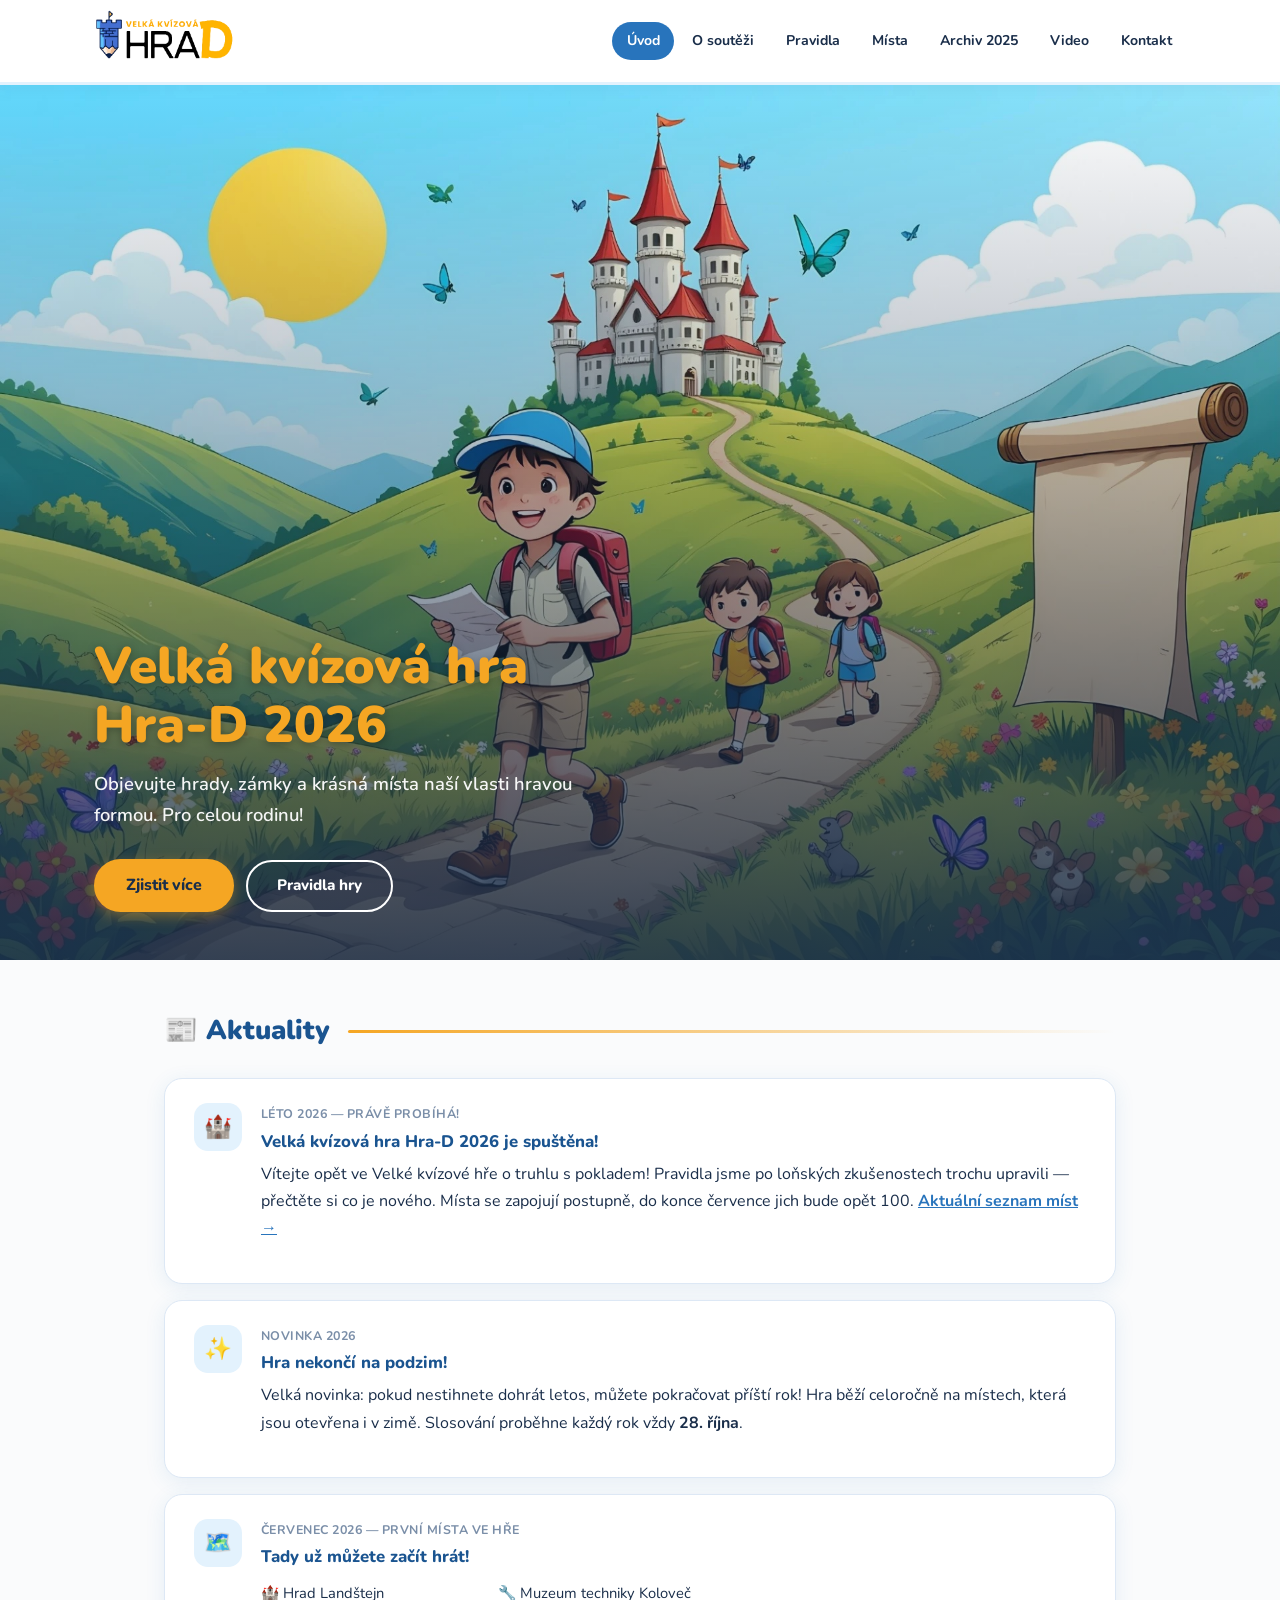
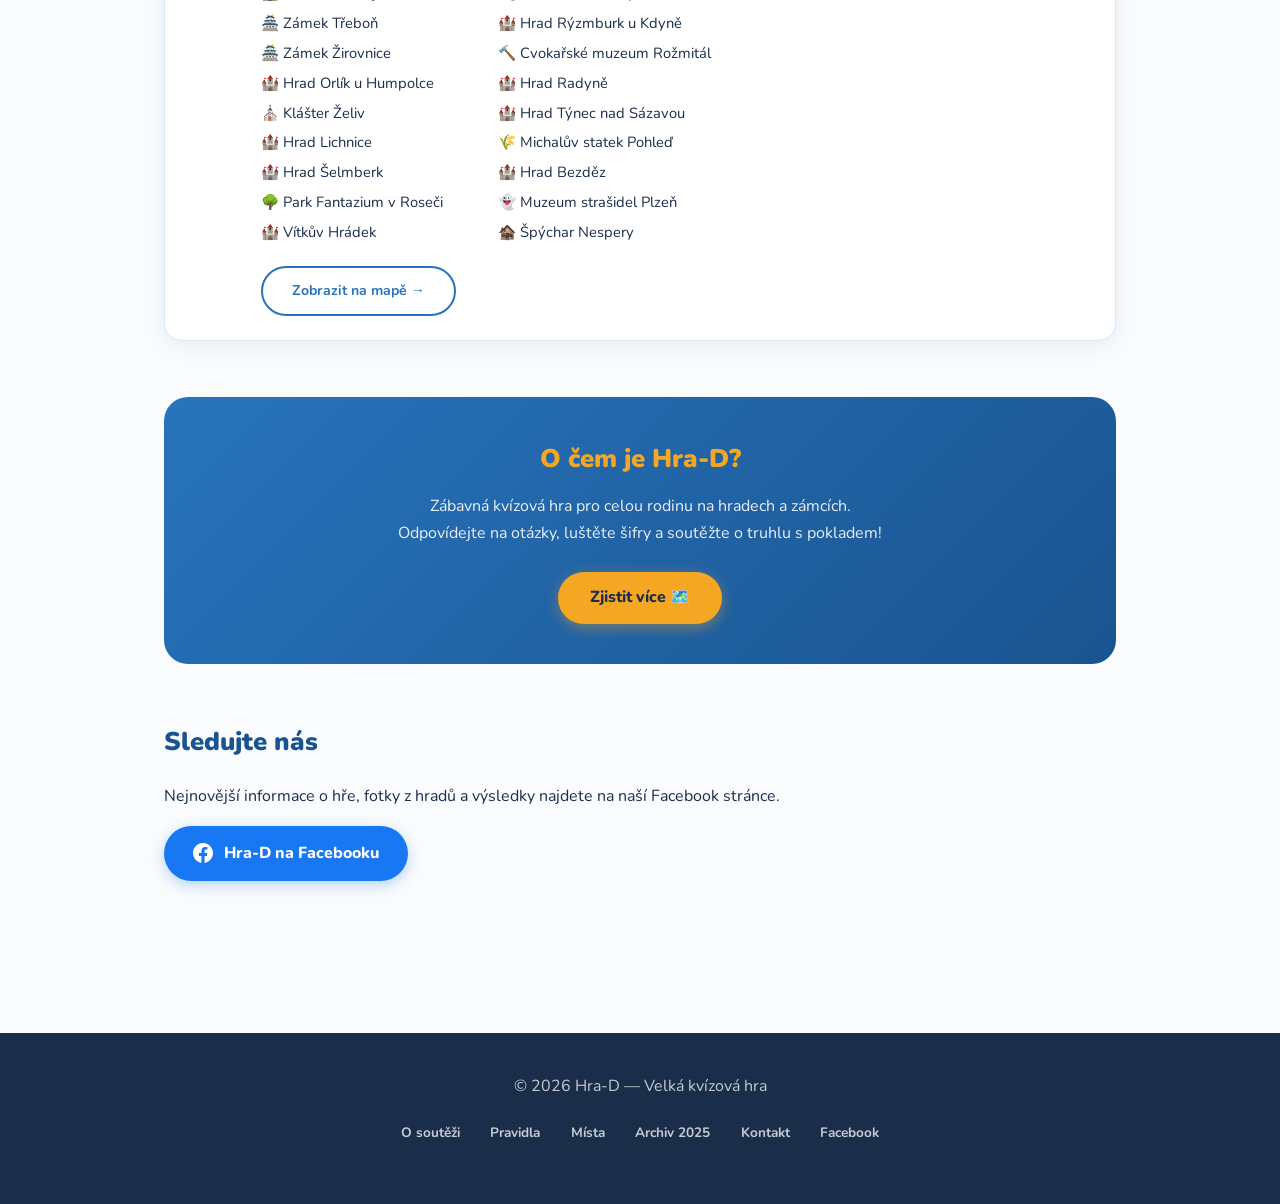
<file: index.html>
<!DOCTYPE html>
<html lang="cs">
<head>
  <meta charset="UTF-8">
  <meta name="viewport" content="width=device-width, initial-scale=1.0">
  <title>Hra-D – Velká kvízová hra</title>
  <meta name="description" content="Hra-D je zábavná kvízová hra pro návštěvníky hradů, zámků a dalších zajímavých míst. Objevujte historii hravou formou!">
  <link rel="stylesheet" href="style.css">
</head>
<body>

<header>
  <div class="header-inner">
    <a href="index.html"><img src="logo.webp" alt="Hra-D logo" class="logo-img"></a>
    <nav>
      <a href="index.html" class="active">Úvod</a>
      <a href="o-soutezi.html">O soutěži</a>
      <a href="pravidla.html">Pravidla</a>
      <a href="mista.html">Místa</a>
      <a href="archiv.html">Archiv 2025</a>
      <a href="videa.html">Video</a>
      <a href="kontakt.html">Kontakt</a>
    </nav>
  </div>
</header>

<div class="hero">
  <img src="hero.jpg" alt="Děti objevují hrady" class="hero-img">
  <div class="hero-overlay"></div>
  <div class="hero-content">
    <h1>Velká kvízová hra<br>Hra-D 2026</h1>
    <p>Objevujte hrady, zámky a krásná místa naší vlasti hravou formou. Pro celou rodinu!</p>
    <a href="o-soutezi.html" class="btn">Zjistit více</a>
    &nbsp;
    <a href="pravidla.html" class="btn-outline" style="color:white; border-color:white;">Pravidla hry</a>
  </div>
</div>

<main>

  <section>
    <h2 class="section-title">📰 Aktuality</h2>
    <div class="aktuality-list">

      <div class="aktualita">
        <div class="aktualita-icon">🏰</div>
        <div class="aktualita-body">
          <div class="datum">Léto 2026 — právě probíhá!</div>
          <h3>Velká kvízová hra Hra-D 2026 je spuštěna!</h3>
          <p>Vítejte opět ve Velké kvízové hře o truhlu s pokladem! Pravidla jsme po loňských zkušenostech trochu upravili — přečtěte si co je nového. Místa se zapojují postupně, do konce července jich bude opět 100. <a href="mista.html">Aktuální seznam míst →</a></p>
        </div>
      </div>

      <div class="aktualita">
        <div class="aktualita-icon">✨</div>
        <div class="aktualita-body">
          <div class="datum">Novinka 2026</div>
          <h3>Hra nekončí na podzim!</h3>
          <p>Velká novinka: pokud nestihnete dohrát letos, můžete pokračovat příští rok! Hra běží celoročně na místech, která jsou otevřena i v zimě. Slosování proběhne každý rok vždy <strong>28. října</strong>.</p>
        </div>
      </div>

      <div class="aktualita">
        <div class="aktualita-icon">🗺️</div>
        <div class="aktualita-body">
          <div class="datum">Červenec 2026 — první místa ve hře</div>
          <h3>Tady už můžete začít hrát!</h3>
          <ul style="columns:2; column-gap:1.5rem; list-style:none; margin:0.6rem 0 1rem; padding:0; font-size:0.92rem;">
            <li style="margin-bottom:0.3rem;">🏰 Hrad Landštejn</li>
            <li style="margin-bottom:0.3rem;">🏯 Zámek Třeboň</li>
            <li style="margin-bottom:0.3rem;">🏯 Zámek Žirovnice</li>
            <li style="margin-bottom:0.3rem;">🏰 Hrad Orlík u Humpolce</li>
            <li style="margin-bottom:0.3rem;">⛪ Klášter Želiv</li>
            <li style="margin-bottom:0.3rem;">🏰 Hrad Lichnice</li>
            <li style="margin-bottom:0.3rem;">🏰 Hrad Šelmberk</li>
            <li style="margin-bottom:0.3rem;">🌳 Park Fantazium v Roseči</li>
            <li style="margin-bottom:0.3rem;">🏰 Vítkův Hrádek</li>
            <li style="margin-bottom:0.3rem;">🔧 Muzeum techniky Koloveč</li>
            <li style="margin-bottom:0.3rem;">🏰 Hrad Rýzmburk u Kdyně</li>
            <li style="margin-bottom:0.3rem;">🔨 Cvokařské muzeum Rožmitál</li>
            <li style="margin-bottom:0.3rem;">🏰 Hrad Radyně</li>
            <li style="margin-bottom:0.3rem;">🏰 Hrad Týnec nad Sázavou</li>
            <li style="margin-bottom:0.3rem;">🌾 Michalův statek Pohleď</li>
            <li style="margin-bottom:0.3rem;">🏰 Hrad Bezděz</li>
            <li style="margin-bottom:0.3rem;">👻 Muzeum strašidel Plzeň</li>
            <li style="margin-bottom:0.3rem;">🏚️ Špýchar Nespery</li>
          </ul>
          <a href="mista.html" class="btn-outline" style="font-size:0.88rem;">Zobrazit na mapě →</a>
        </div>
      </div>


    </div>
  </section>

  <section>
    <div class="highlight-strip">
      <h2>O čem je Hra-D?</h2>
      <p>Zábavná kvízová hra pro celou rodinu na hradech a zámcích. Odpovídejte na otázky, luštěte šifry a soutěžte o truhlu s pokladem!</p>
      <a href="o-soutezi.html" class="btn">Zjistit více 🗺️</a>
    </div>
  </section>

  <section>
    <h2>Sledujte nás</h2>
    <p>Nejnovější informace o hře, fotky z hradů a výsledky najdete na naší Facebook stránce.</p>
    <a href="https://www.facebook.com/profile.php?id=61576056328959" target="_blank" class="fb-btn">
      <svg width="20" height="20" fill="white" viewBox="0 0 24 24"><path d="M24 12.073c0-6.627-5.373-12-12-12s-12 5.373-12 12c0 5.99 4.388 10.954 10.125 11.854v-8.385H7.078v-3.47h3.047V9.43c0-3.007 1.792-4.669 4.533-4.669 1.312 0 2.686.235 2.686.235v2.953H15.83c-1.491 0-1.956.925-1.956 1.874v2.25h3.328l-.532 3.47h-2.796v8.385C19.612 23.027 24 18.062 24 12.073z"/></svg>
      Hra-D na Facebooku
    </a>
  </section>

</main>

<footer>
  <div class="footer-inner">
    <p>&copy; 2026 Hra-D — Velká kvízová hra</p>
    <div class="footer-links">
      <a href="o-soutezi.html">O soutěži</a>
      <a href="pravidla.html">Pravidla</a>
      <a href="mista.html">Místa</a>
      <a href="archiv.html">Archiv 2025</a>
      <a href="kontakt.html">Kontakt</a>
      <a href="https://www.facebook.com/profile.php?id=61576056328959" target="_blank">Facebook</a>
    </div>
  </div>
</footer>

</body>
</html>
</file>
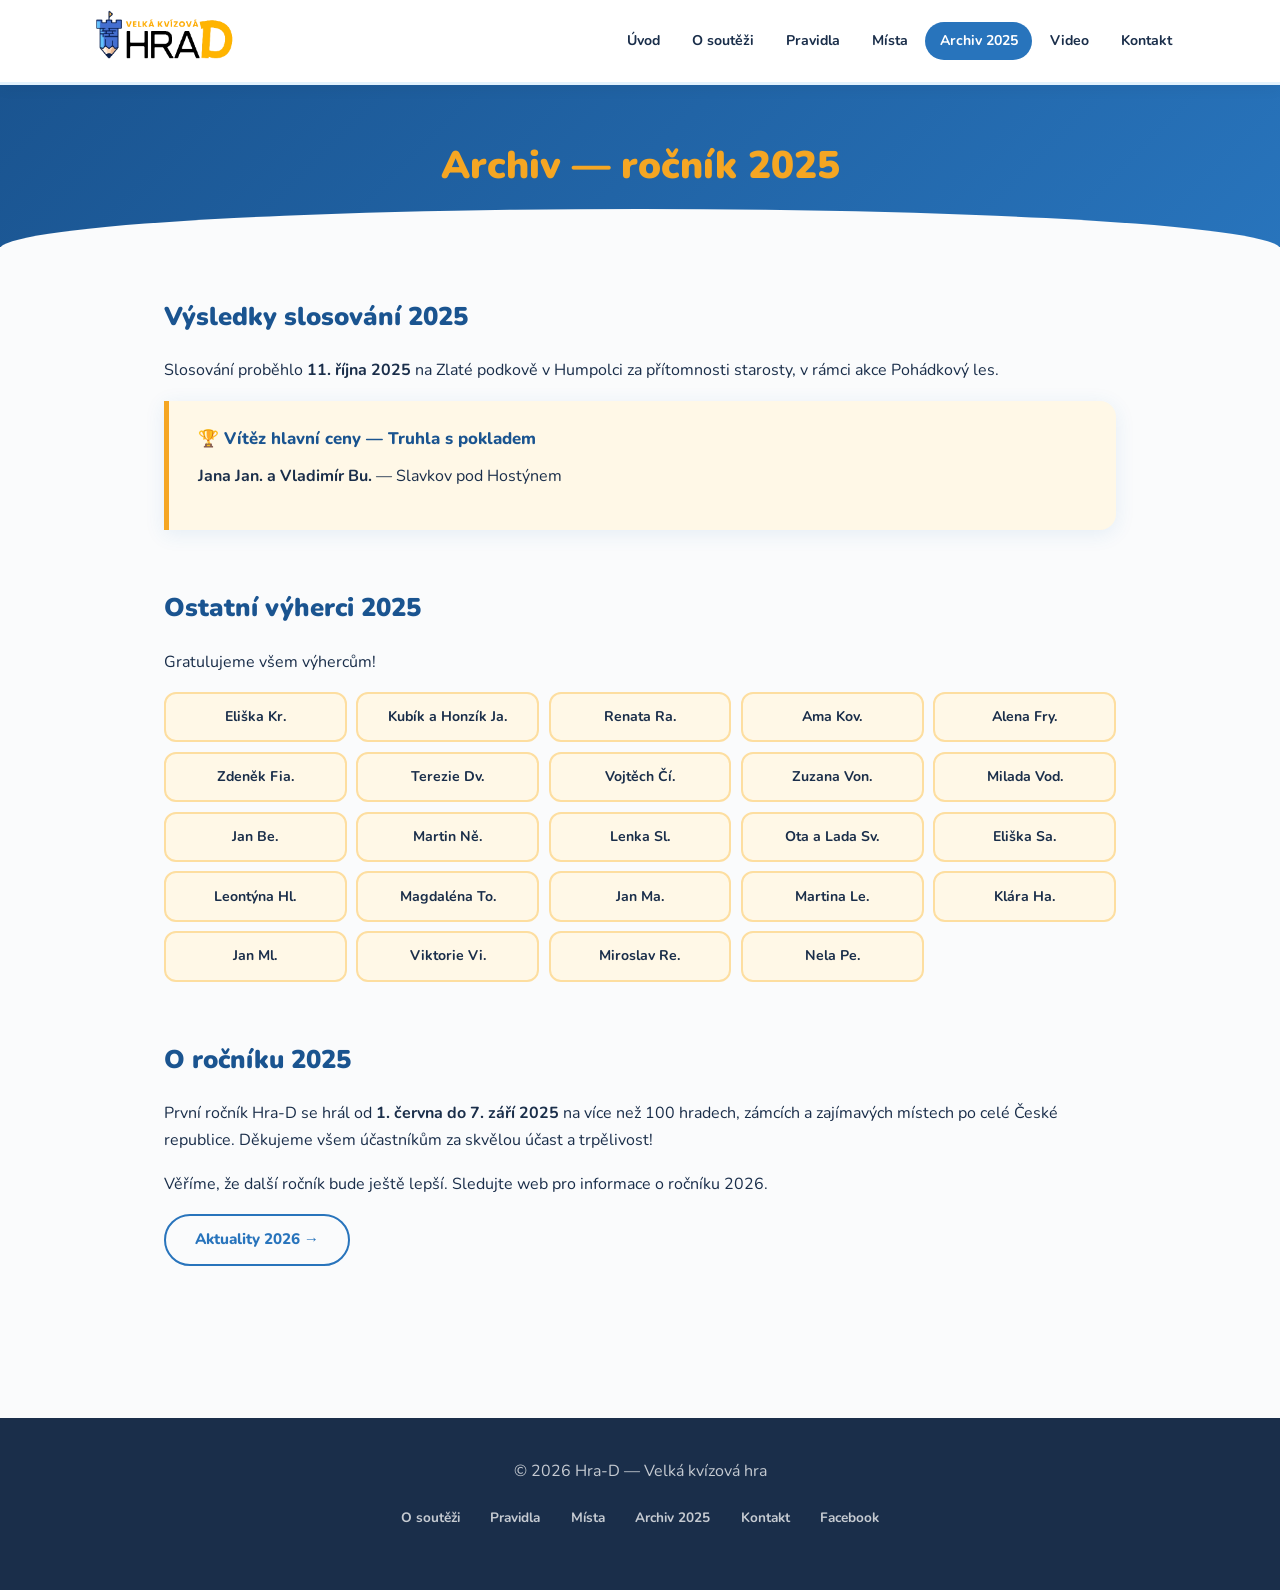
<file: archiv.html>
<!DOCTYPE html>
<html lang="cs">
<head>
  <meta charset="UTF-8">
  <meta name="viewport" content="width=device-width, initial-scale=1.0">
  <title>Archiv 2025 – Hra-D</title>
  <link rel="stylesheet" href="style.css">
</head>
<body>

<header>
  <div class="header-inner">
    <a href="index.html"><img src="logo.webp" alt="Hra-D logo" class="logo-img"></a>
    <nav>
      <a href="index.html">Úvod</a>
      <a href="o-soutezi.html">O soutěži</a>
      <a href="pravidla.html">Pravidla</a>
      <a href="mista.html">Místa</a>
      <a href="archiv.html" class="active">Archiv 2025</a>
      <a href="videa.html">Video</a>
      <a href="kontakt.html">Kontakt</a>
    </nav>
  </div>
</header>

<div class="page-hero">
  <h1>Archiv — ročník 2025</h1>
</div>

<main>

  <section>
    <h2>Výsledky slosování 2025</h2>
    <p>Slosování proběhlo <strong>11. října 2025</strong> na Zlaté podkově v Humpolci za přítomnosti starosty, v rámci akce Pohádkový les.</p>

    <div class="info-box" style="border-color: var(--yellow); background: var(--yellow-light);">
      <h3>🏆 Vítěz hlavní ceny — Truhla s pokladem</h3>
      <p><strong>Jana Jan. a Vladimír Bu.</strong> — Slavkov pod Hostýnem</p>
    </div>
  </section>

  <section>
    <h2>Ostatní výherci 2025</h2>
    <p>Gratulujeme všem výhercům!</p>
    <div class="winners-grid">
      <div class="winner-item">Eliška Kr.</div>
      <div class="winner-item">Kubík a Honzík Ja.</div>
      <div class="winner-item">Renata Ra.</div>
      <div class="winner-item">Ama Kov.</div>
      <div class="winner-item">Alena Fry.</div>
      <div class="winner-item">Zdeněk Fia.</div>
      <div class="winner-item">Terezie Dv.</div>
      <div class="winner-item">Vojtěch Čí.</div>
      <div class="winner-item">Zuzana Von.</div>
      <div class="winner-item">Milada Vod.</div>
      <div class="winner-item">Jan Be.</div>
      <div class="winner-item">Martin Ně.</div>
      <div class="winner-item">Lenka Sl.</div>
      <div class="winner-item">Ota a Lada Sv.</div>
      <div class="winner-item">Eliška Sa.</div>
      <div class="winner-item">Leontýna Hl.</div>
      <div class="winner-item">Magdaléna To.</div>
      <div class="winner-item">Jan Ma.</div>
      <div class="winner-item">Martina Le.</div>
      <div class="winner-item">Klára Ha.</div>
      <div class="winner-item">Jan Ml.</div>
      <div class="winner-item">Viktorie Vi.</div>
      <div class="winner-item">Miroslav Re.</div>
      <div class="winner-item">Nela Pe.</div>
    </div>
  </section>

  <section>
    <h2>O ročníku 2025</h2>
    <p>První ročník Hra-D se hrál od <strong>1. června do 7. září 2025</strong> na více než 100 hradech, zámcích a zajímavých místech po celé České republice. Děkujeme všem účastníkům za skvělou účast a trpělivost!</p>
    <p>Věříme, že další ročník bude ještě lepší. Sledujte web pro informace o ročníku 2026.</p>
    <a href="index.html" class="btn-outline">Aktuality 2026 →</a>
  </section>

</main>

<footer>
  <div class="footer-inner">
    <p>&copy; 2026 Hra-D — Velká kvízová hra</p>
    <div class="footer-links">
      <a href="o-soutezi.html">O soutěži</a>
      <a href="pravidla.html">Pravidla</a>
      <a href="mista.html">Místa</a>
      <a href="archiv.html">Archiv 2025</a>
      <a href="kontakt.html">Kontakt</a>
      <a href="https://www.facebook.com/profile.php?id=61576056328959" target="_blank">Facebook</a>
    </div>
  </div>
</footer>

</body>
</html>
</file>
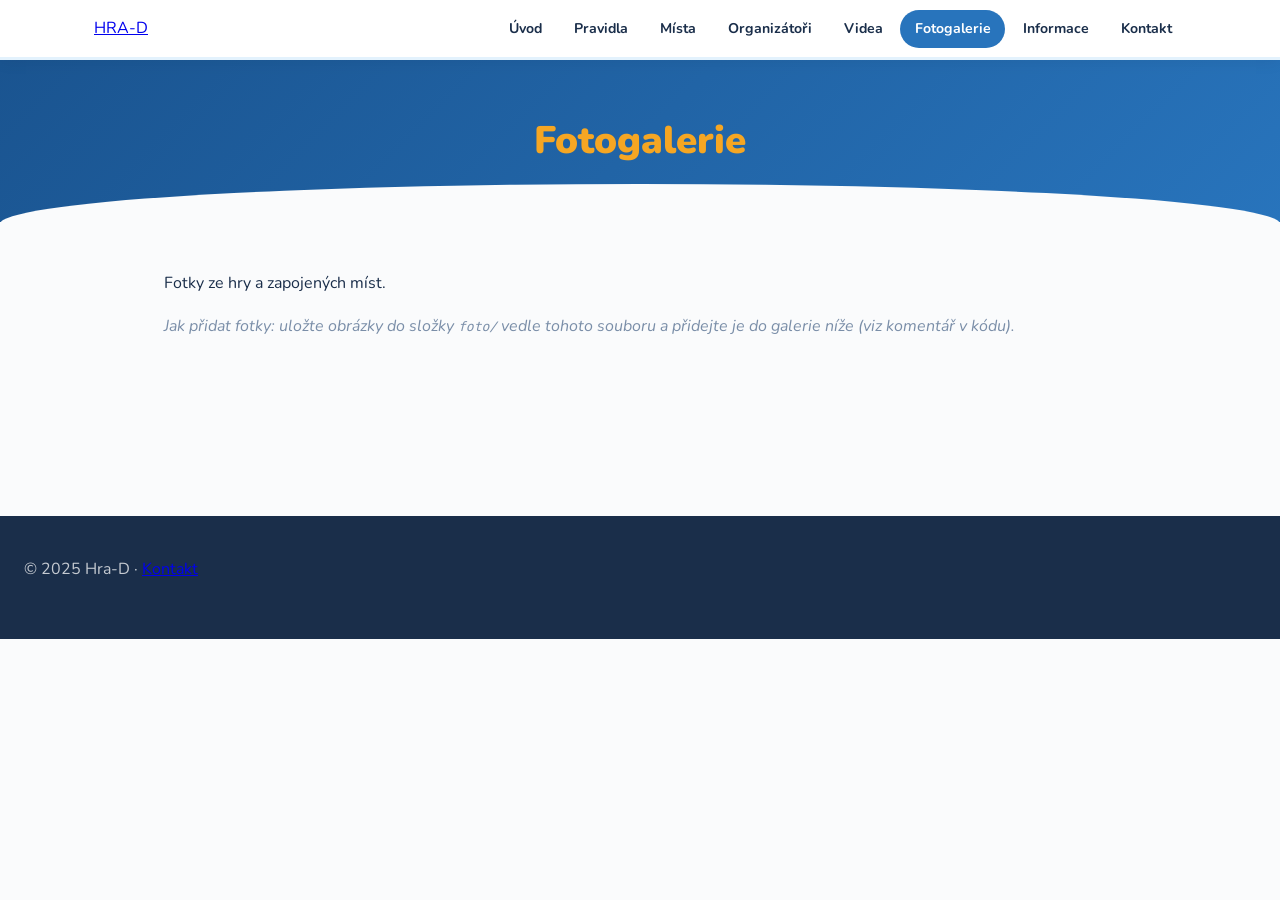
<file: fotogalerie.html>
<!DOCTYPE html>
<html lang="cs">
<head>
  <meta charset="UTF-8">
  <meta name="viewport" content="width=device-width, initial-scale=1.0">
  <title>Fotogalerie – Hra-D</title>
  <link rel="stylesheet" href="style.css">
  <style>
    .gallery {
      display: grid;
      grid-template-columns: repeat(auto-fill, minmax(220px, 1fr));
      gap: 1rem;
      margin-top: 1.5rem;
    }
    .gallery img {
      width: 100%;
      height: 180px;
      object-fit: cover;
      border-radius: 8px;
      box-shadow: 0 2px 8px rgba(0,0,0,0.15);
      transition: transform 0.2s;
      cursor: pointer;
    }
    .gallery img:hover { transform: scale(1.03); }
  </style>
</head>
<body>

<header>
  <div class="header-inner">
    <a class="logo" href="index.html">HRA-D</a>
    <nav>
      <a href="index.html">Úvod</a>
      <a href="pravidla.html">Pravidla</a>
      <a href="mista.html">Místa</a>
      <a href="organizatori.html">Organizátoři</a>
      <a href="videa.html">Videa</a>
      <a href="fotogalerie.html" class="active">Fotogalerie</a>
      <a href="informace.html">Informace</a>
      <a href="kontakt.html">Kontakt</a>
    </nav>
  </div>
</header>

<div class="page-hero">
  <h1>Fotogalerie</h1>
</div>

<main>
  <section>
    <p>Fotky ze hry a zapojených míst.</p>
    <p style="color:var(--grey); font-style:italic;">Jak přidat fotky: uložte obrázky do složky <code>foto/</code> vedle tohoto souboru a přidejte je do galerie níže (viz komentář v kódu).</p>

    <div class="gallery">
      <!-- PŘÍKLAD: Přidejte fotky takto:
      <img src="foto/foto1.jpg" alt="Popis fotky">
      <img src="foto/foto2.jpg" alt="Popis fotky">
      -->
    </div>
  </section>
</main>

<footer>
  <p>&copy; 2025 Hra-D · <a href="kontakt.html">Kontakt</a></p>
</footer>

</body>
</html>
</file>
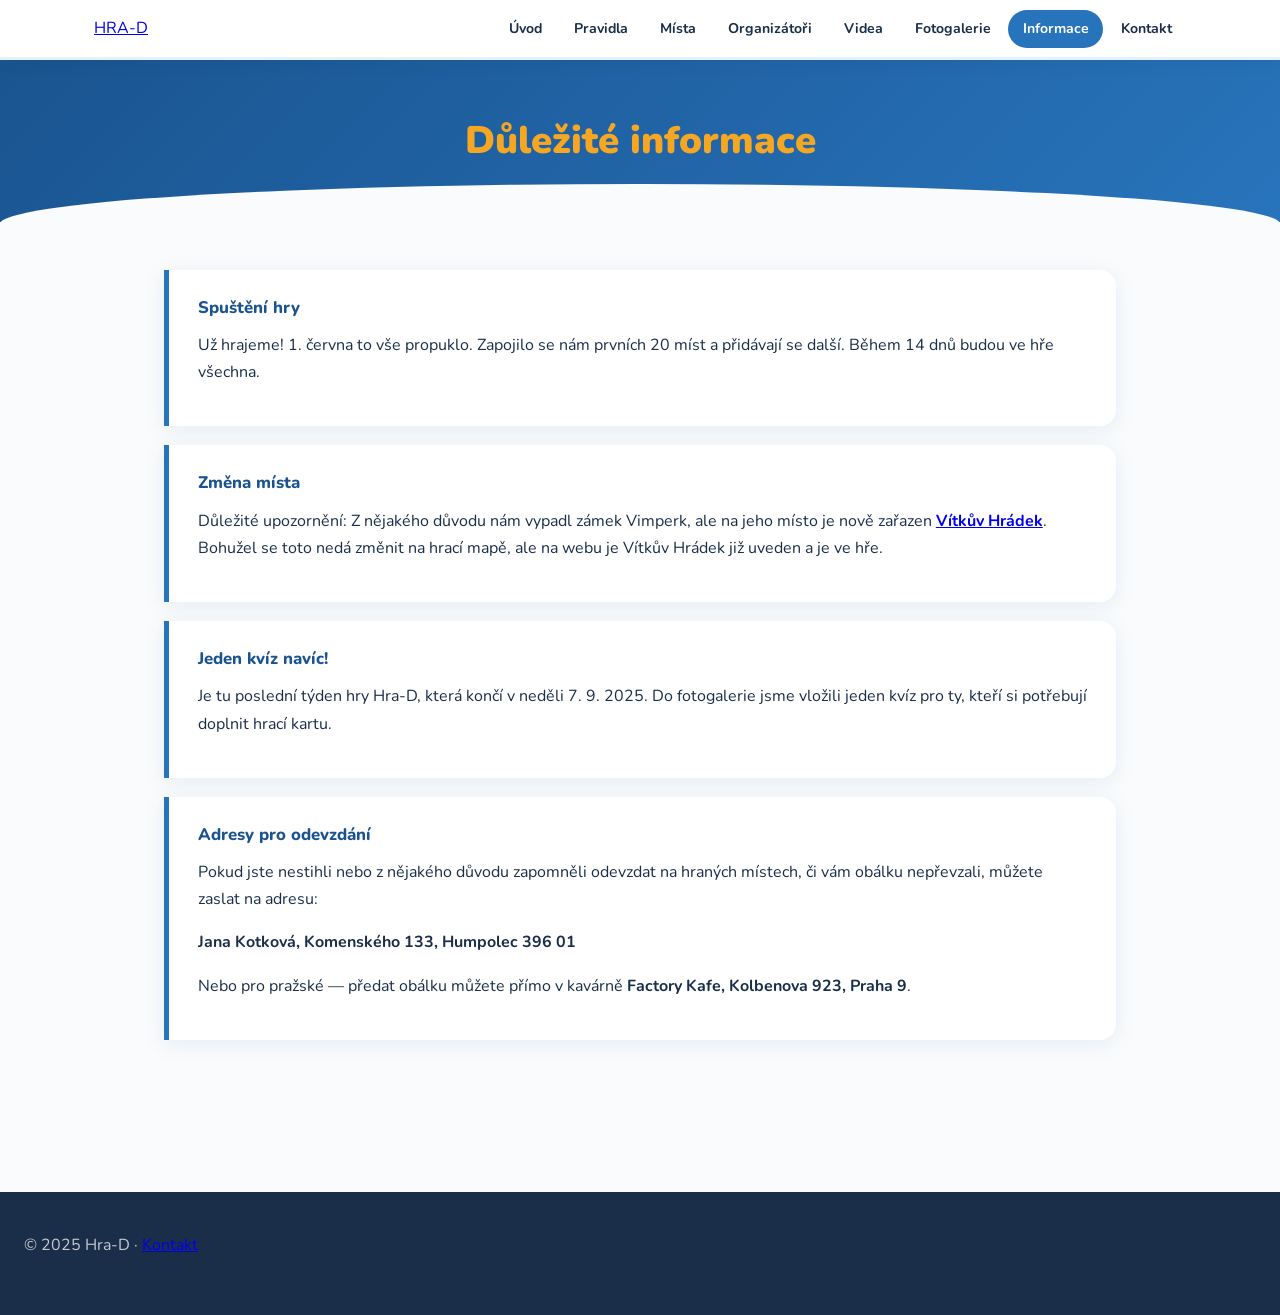
<file: informace.html>
<!DOCTYPE html>
<html lang="cs">
<head>
  <meta charset="UTF-8">
  <meta name="viewport" content="width=device-width, initial-scale=1.0">
  <title>Důležité informace – Hra-D</title>
  <link rel="stylesheet" href="style.css">
</head>
<body>

<header>
  <div class="header-inner">
    <a class="logo" href="index.html">HRA-D</a>
    <nav>
      <a href="index.html">Úvod</a>
      <a href="pravidla.html">Pravidla</a>
      <a href="mista.html">Místa</a>
      <a href="organizatori.html">Organizátoři</a>
      <a href="videa.html">Videa</a>
      <a href="fotogalerie.html">Fotogalerie</a>
      <a href="informace.html" class="active">Informace</a>
      <a href="kontakt.html">Kontakt</a>
    </nav>
  </div>
</header>

<div class="page-hero">
  <h1>Důležité informace</h1>
</div>

<main>
  <section>
    <div class="info-box">
      <h3>Spuštění hry</h3>
      <p>Už hrajeme! 1. června to vše propuklo. Zapojilo se nám prvních 20 míst a přidávají se další. Během 14 dnů budou ve hře všechna.</p>
    </div>

    <div class="info-box">
      <h3>Změna místa</h3>
      <p>Důležité upozornění: Z nějakého důvodu nám vypadl zámek Vimperk, ale na jeho místo je nově zařazen <strong><a href="https://www.vitkuvhradek.eu/" target="_blank">Vítkův Hrádek</a></strong>. Bohužel se toto nedá změnit na hrací mapě, ale na webu je Vítkův Hrádek již uveden a je ve hře.</p>
    </div>

    <div class="info-box">
      <h3>Jeden kvíz navíc!</h3>
      <p>Je tu poslední týden hry Hra-D, která končí v neděli 7. 9. 2025. Do fotogalerie jsme vložili jeden kvíz pro ty, kteří si potřebují doplnit hrací kartu.</p>
    </div>

    <div class="info-box">
      <h3>Adresy pro odevzdání</h3>
      <p>Pokud jste nestihli nebo z nějakého důvodu zapomněli odevzdat na hraných místech, či vám obálku nepřevzali, můžete zaslat na adresu:</p>
      <p><strong>Jana Kotková, Komenského 133, Humpolec 396 01</strong></p>
      <p>Nebo pro pražské — předat obálku můžete přímo v kavárně <strong>Factory Kafe, Kolbenova 923, Praha 9</strong>.</p>
    </div>
  </section>
</main>

<footer>
  <p>&copy; 2025 Hra-D · <a href="kontakt.html">Kontakt</a></p>
</footer>

</body>
</html>
</file>
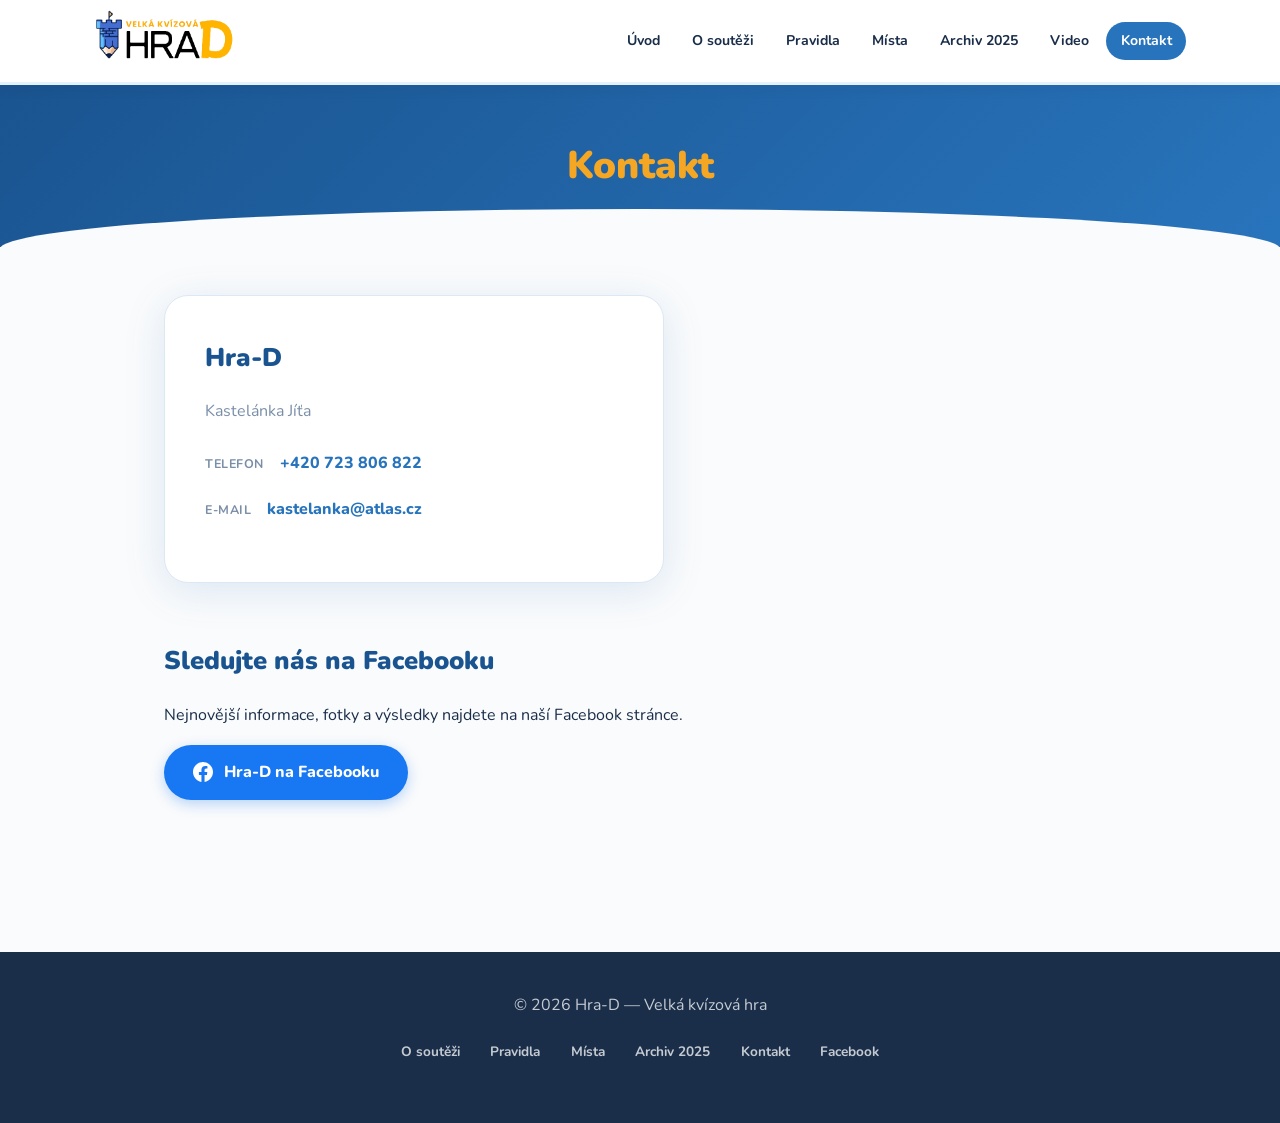
<file: kontakt.html>
<!DOCTYPE html>
<html lang="cs">
<head>
  <meta charset="UTF-8">
  <meta name="viewport" content="width=device-width, initial-scale=1.0">
  <title>Kontakt – Hra-D</title>
  <link rel="stylesheet" href="style.css">
</head>
<body>

<header>
  <div class="header-inner">
    <a href="index.html"><img src="logo.webp" alt="Hra-D logo" class="logo-img"></a>
    <nav>
      <a href="index.html">Úvod</a>
      <a href="o-soutezi.html">O soutěži</a>
      <a href="pravidla.html">Pravidla</a>
      <a href="mista.html">Místa</a>
      <a href="archiv.html">Archiv 2025</a>
      <a href="videa.html">Video</a>
      <a href="kontakt.html" class="active">Kontakt</a>
    </nav>
  </div>
</header>

<div class="page-hero">
  <h1>Kontakt</h1>
</div>

<main>
  <section>
    <div class="contact-card">
      <h2>Hra-D</h2>
      <p style="color:var(--grey); margin-bottom:1.5rem;">Kastelánka Jíťa</p>

      <div class="contact-row">
        <span class="contact-label">Telefon</span>
        <span class="contact-value"><a href="tel:+420723806822">+420 723 806 822</a></span>
      </div>

      <div class="contact-row">
        <span class="contact-label">E-mail</span>
        <span class="contact-value"><a href="mailto:kastelanka@atlas.cz">kastelanka@atlas.cz</a></span>
      </div>
    </div>
  </section>

  <section>
    <h2>Sledujte nás na Facebooku</h2>
    <p>Nejnovější informace, fotky a výsledky najdete na naší Facebook stránce.</p>
    <a href="https://www.facebook.com/profile.php?id=61576056328959" target="_blank" class="fb-btn">
      <svg width="20" height="20" fill="white" viewBox="0 0 24 24"><path d="M24 12.073c0-6.627-5.373-12-12-12s-12 5.373-12 12c0 5.99 4.388 10.954 10.125 11.854v-8.385H7.078v-3.47h3.047V9.43c0-3.007 1.792-4.669 4.533-4.669 1.312 0 2.686.235 2.686.235v2.953H15.83c-1.491 0-1.956.925-1.956 1.874v2.25h3.328l-.532 3.47h-2.796v8.385C19.612 23.027 24 18.062 24 12.073z"/></svg>
      Hra-D na Facebooku
    </a>
  </section>
</main>

<footer>
  <div class="footer-inner">
    <p>&copy; 2026 Hra-D — Velká kvízová hra</p>
    <div class="footer-links">
      <a href="o-soutezi.html">O soutěži</a>
      <a href="pravidla.html">Pravidla</a>
      <a href="mista.html">Místa</a>
      <a href="archiv.html">Archiv 2025</a>
      <a href="kontakt.html">Kontakt</a>
      <a href="https://www.facebook.com/profile.php?id=61576056328959" target="_blank">Facebook</a>
    </div>
  </div>
</footer>

</body>
</html>
</file>
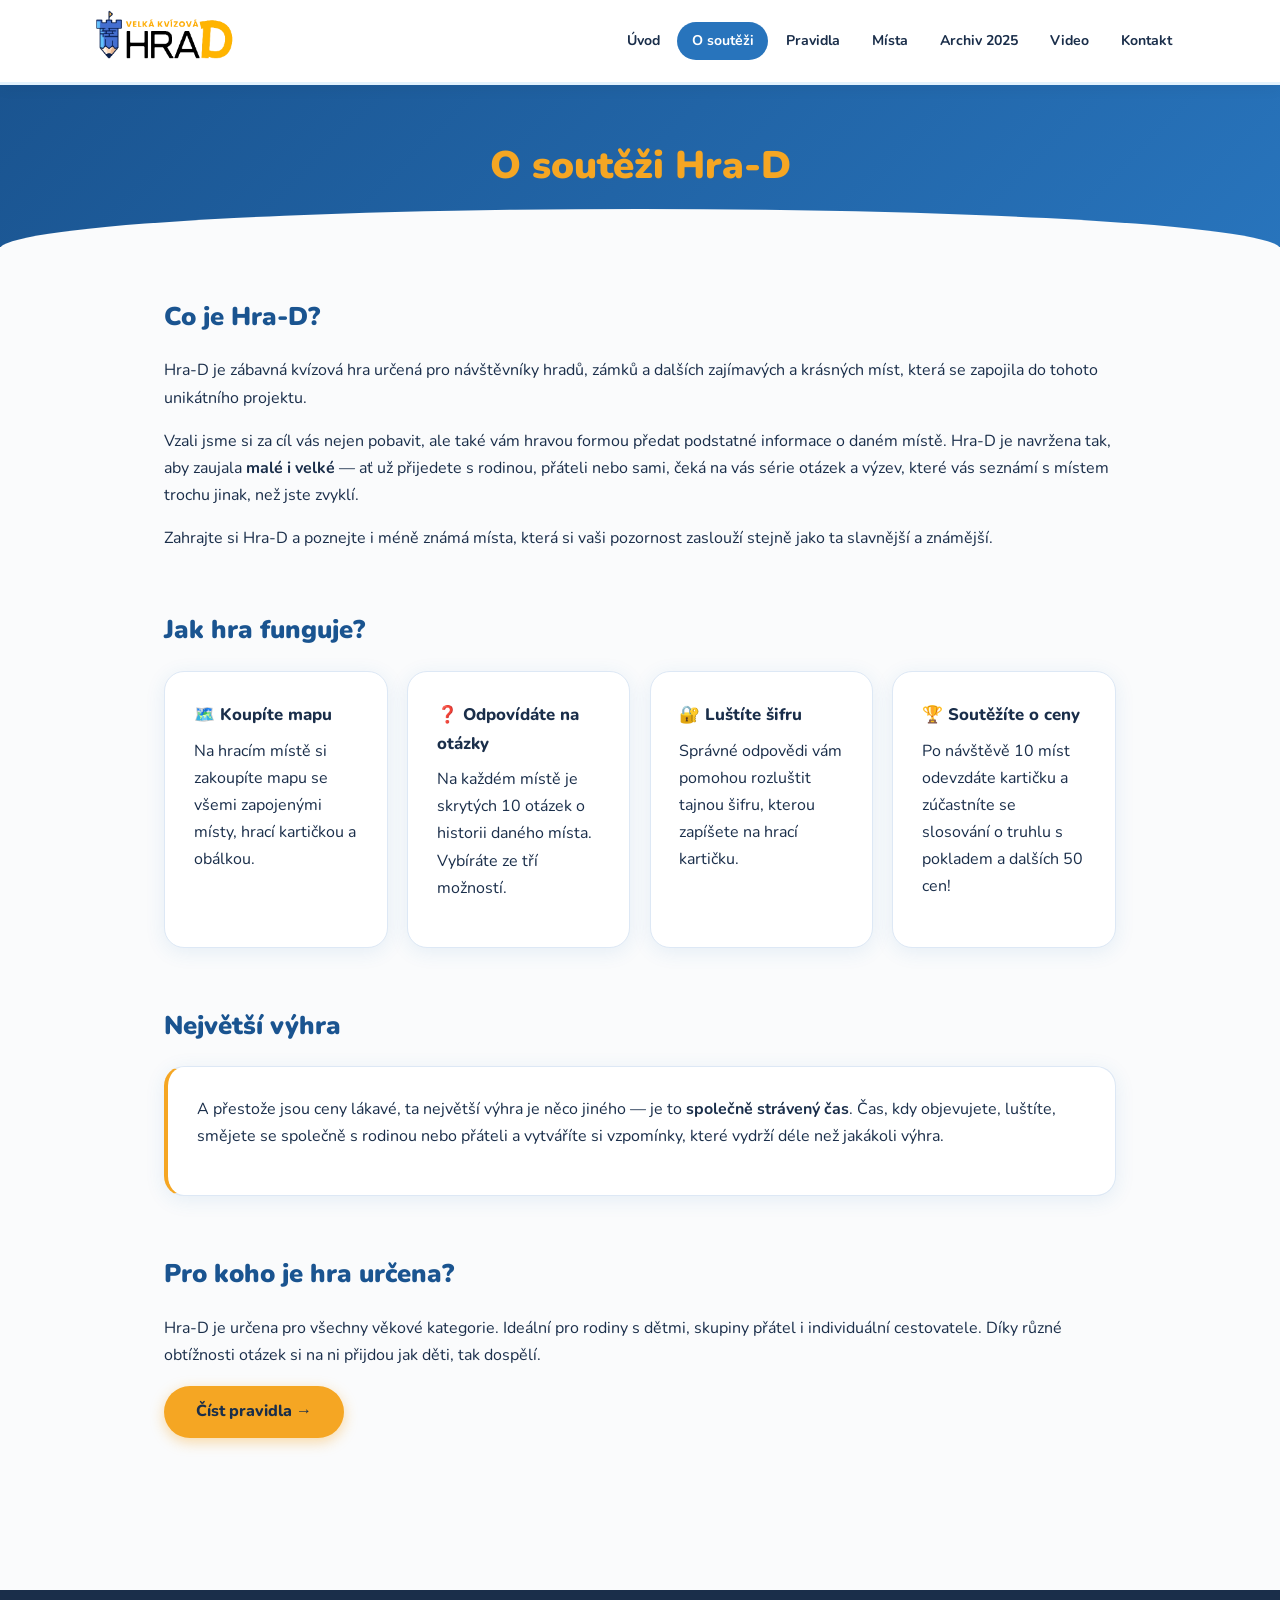
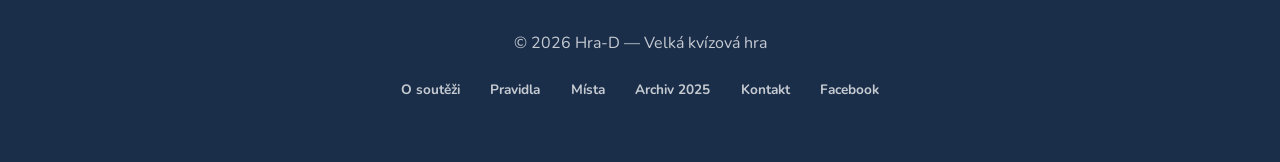
<file: o-soutezi.html>
<!DOCTYPE html>
<html lang="cs">
<head>
  <meta charset="UTF-8">
  <meta name="viewport" content="width=device-width, initial-scale=1.0">
  <title>O soutěži – Hra-D</title>
  <meta name="description" content="Co je Hra-D? Velká letní kvízová hra pro rodiny na hradech a zámcích České republiky.">
  <link rel="stylesheet" href="style.css">
</head>
<body>

<header>
  <div class="header-inner">
    <a href="index.html"><img src="logo.webp" alt="Hra-D logo" class="logo-img"></a>
    <nav>
      <a href="index.html">Úvod</a>
      <a href="o-soutezi.html" class="active">O soutěži</a>
      <a href="pravidla.html">Pravidla</a>
      <a href="mista.html">Místa</a>
      <a href="archiv.html">Archiv 2025</a>
      <a href="videa.html">Video</a>
      <a href="kontakt.html">Kontakt</a>
    </nav>
  </div>
</header>

<div class="page-hero">
  <h1>O soutěži Hra-D</h1>
</div>

<main>

  <section>
    <h2>Co je Hra-D?</h2>
    <p>Hra-D je zábavná kvízová hra určená pro návštěvníky hradů, zámků a dalších zajímavých a krásných míst, která se zapojila do tohoto unikátního projektu.</p>
    <p>Vzali jsme si za cíl vás nejen pobavit, ale také vám hravou formou předat podstatné informace o daném místě. Hra-D je navržena tak, aby zaujala <strong>malé i velké</strong> — ať už přijedete s rodinou, přáteli nebo sami, čeká na vás série otázek a výzev, které vás seznámí s místem trochu jinak, než jste zvyklí.</p>
    <p>Zahrajte si Hra-D a poznejte i méně známá místa, která si vaši pozornost zaslouží stejně jako ta slavnější a známější.</p>
  </section>

  <section>
    <h2>Jak hra funguje?</h2>
    <div class="card-grid">
      <div class="card">
        <h3>🗺️ Koupíte mapu</h3>
        <p>Na hracím místě si zakoupíte mapu se všemi zapojenými místy, hrací kartičkou a obálkou.</p>
      </div>
      <div class="card">
        <h3>❓ Odpovídáte na otázky</h3>
        <p>Na každém místě je skrytých 10 otázek o historii daného místa. Vybíráte ze tří možností.</p>
      </div>
      <div class="card">
        <h3>🔐 Luštíte šifru</h3>
        <p>Správné odpovědi vám pomohou rozluštit tajnou šifru, kterou zapíšete na hrací kartičku.</p>
      </div>
      <div class="card">
        <h3>🏆 Soutěžíte o ceny</h3>
        <p>Po návštěvě 10 míst odevzdáte kartičku a zúčastníte se slosování o truhlu s pokladem a dalších 50 cen!</p>
      </div>
    </div>
  </section>

  <section>
    <h2>Největší výhra</h2>
    <div class="card" style="border-left: 4px solid var(--yellow);">
      <p>A přestože jsou ceny lákavé, ta největší výhra je něco jiného — je to <strong>společně strávený čas</strong>. Čas, kdy objevujete, luštíte, smějete se společně s rodinou nebo přáteli a vytváříte si vzpomínky, které vydrží déle než jakákoli výhra.</p>
    </div>
  </section>

  <section>
    <h2>Pro koho je hra určena?</h2>
    <p>Hra-D je určena pro všechny věkové kategorie. Ideální pro rodiny s dětmi, skupiny přátel i individuální cestovatele. Díky různé obtížnosti otázek si na ni přijdou jak děti, tak dospělí.</p>
    <a href="pravidla.html" class="btn">Číst pravidla →</a>
  </section>

</main>

<footer>
  <div class="footer-inner">
    <p>&copy; 2026 Hra-D — Velká kvízová hra</p>
    <div class="footer-links">
      <a href="o-soutezi.html">O soutěži</a>
      <a href="pravidla.html">Pravidla</a>
      <a href="mista.html">Místa</a>
      <a href="archiv.html">Archiv 2025</a>
      <a href="kontakt.html">Kontakt</a>
      <a href="https://www.facebook.com/profile.php?id=61576056328959" target="_blank">Facebook</a>
    </div>
  </div>
</footer>

</body>
</html>
</file>
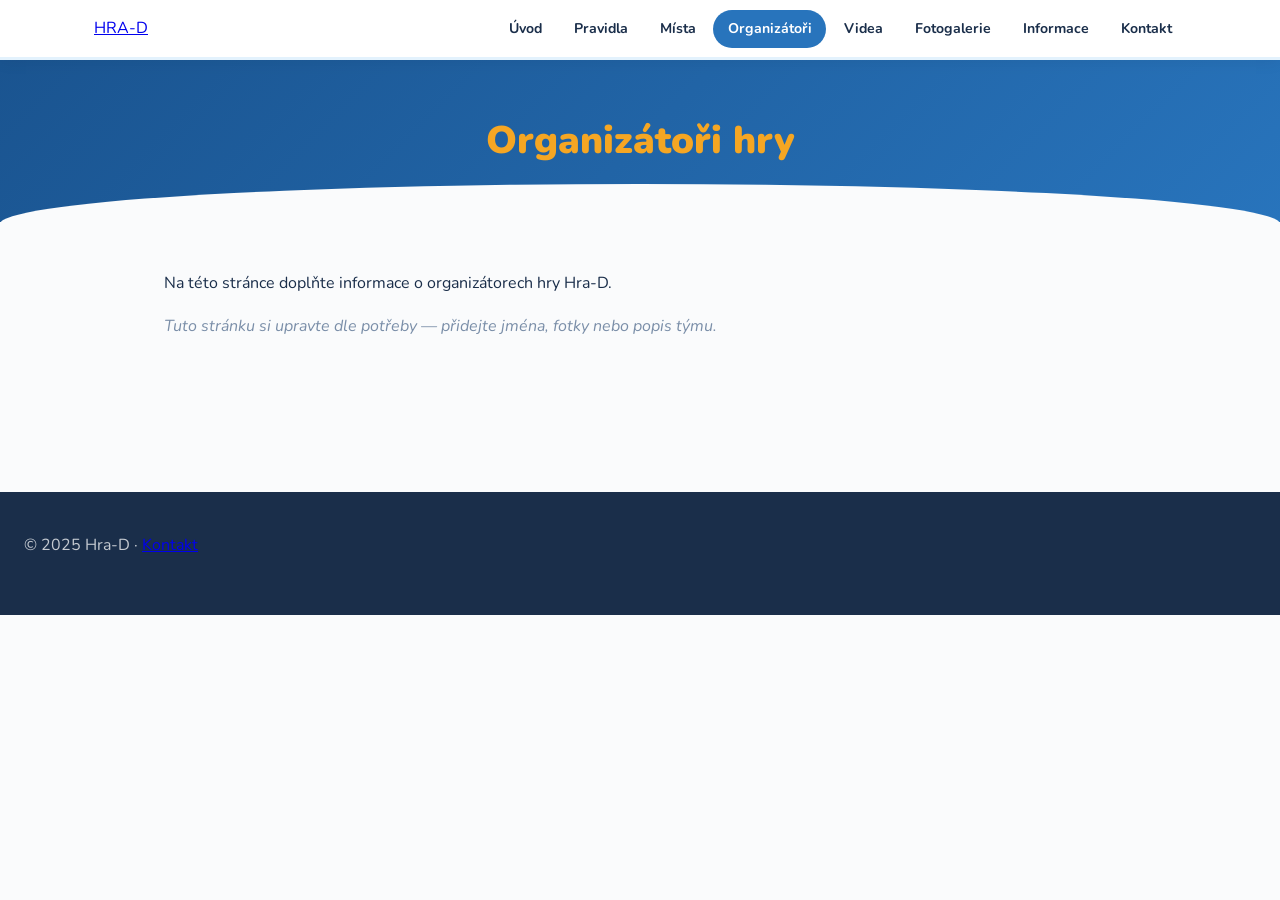
<file: organizatori.html>
<!DOCTYPE html>
<html lang="cs">
<head>
  <meta charset="UTF-8">
  <meta name="viewport" content="width=device-width, initial-scale=1.0">
  <title>Organizátoři – Hra-D</title>
  <link rel="stylesheet" href="style.css">
</head>
<body>

<header>
  <div class="header-inner">
    <a class="logo" href="index.html">HRA-D</a>
    <nav>
      <a href="index.html">Úvod</a>
      <a href="pravidla.html">Pravidla</a>
      <a href="mista.html">Místa</a>
      <a href="organizatori.html" class="active">Organizátoři</a>
      <a href="videa.html">Videa</a>
      <a href="fotogalerie.html">Fotogalerie</a>
      <a href="informace.html">Informace</a>
      <a href="kontakt.html">Kontakt</a>
    </nav>
  </div>
</header>

<div class="page-hero">
  <h1>Organizátoři hry</h1>
</div>

<main>
  <section>
    <p>Na této stránce doplňte informace o organizátorech hry Hra-D.</p>
    <p style="color:var(--grey); font-style:italic;">Tuto stránku si upravte dle potřeby — přidejte jména, fotky nebo popis týmu.</p>
  </section>
</main>

<footer>
  <p>&copy; 2025 Hra-D · <a href="kontakt.html">Kontakt</a></p>
</footer>

</body>
</html>
</file>
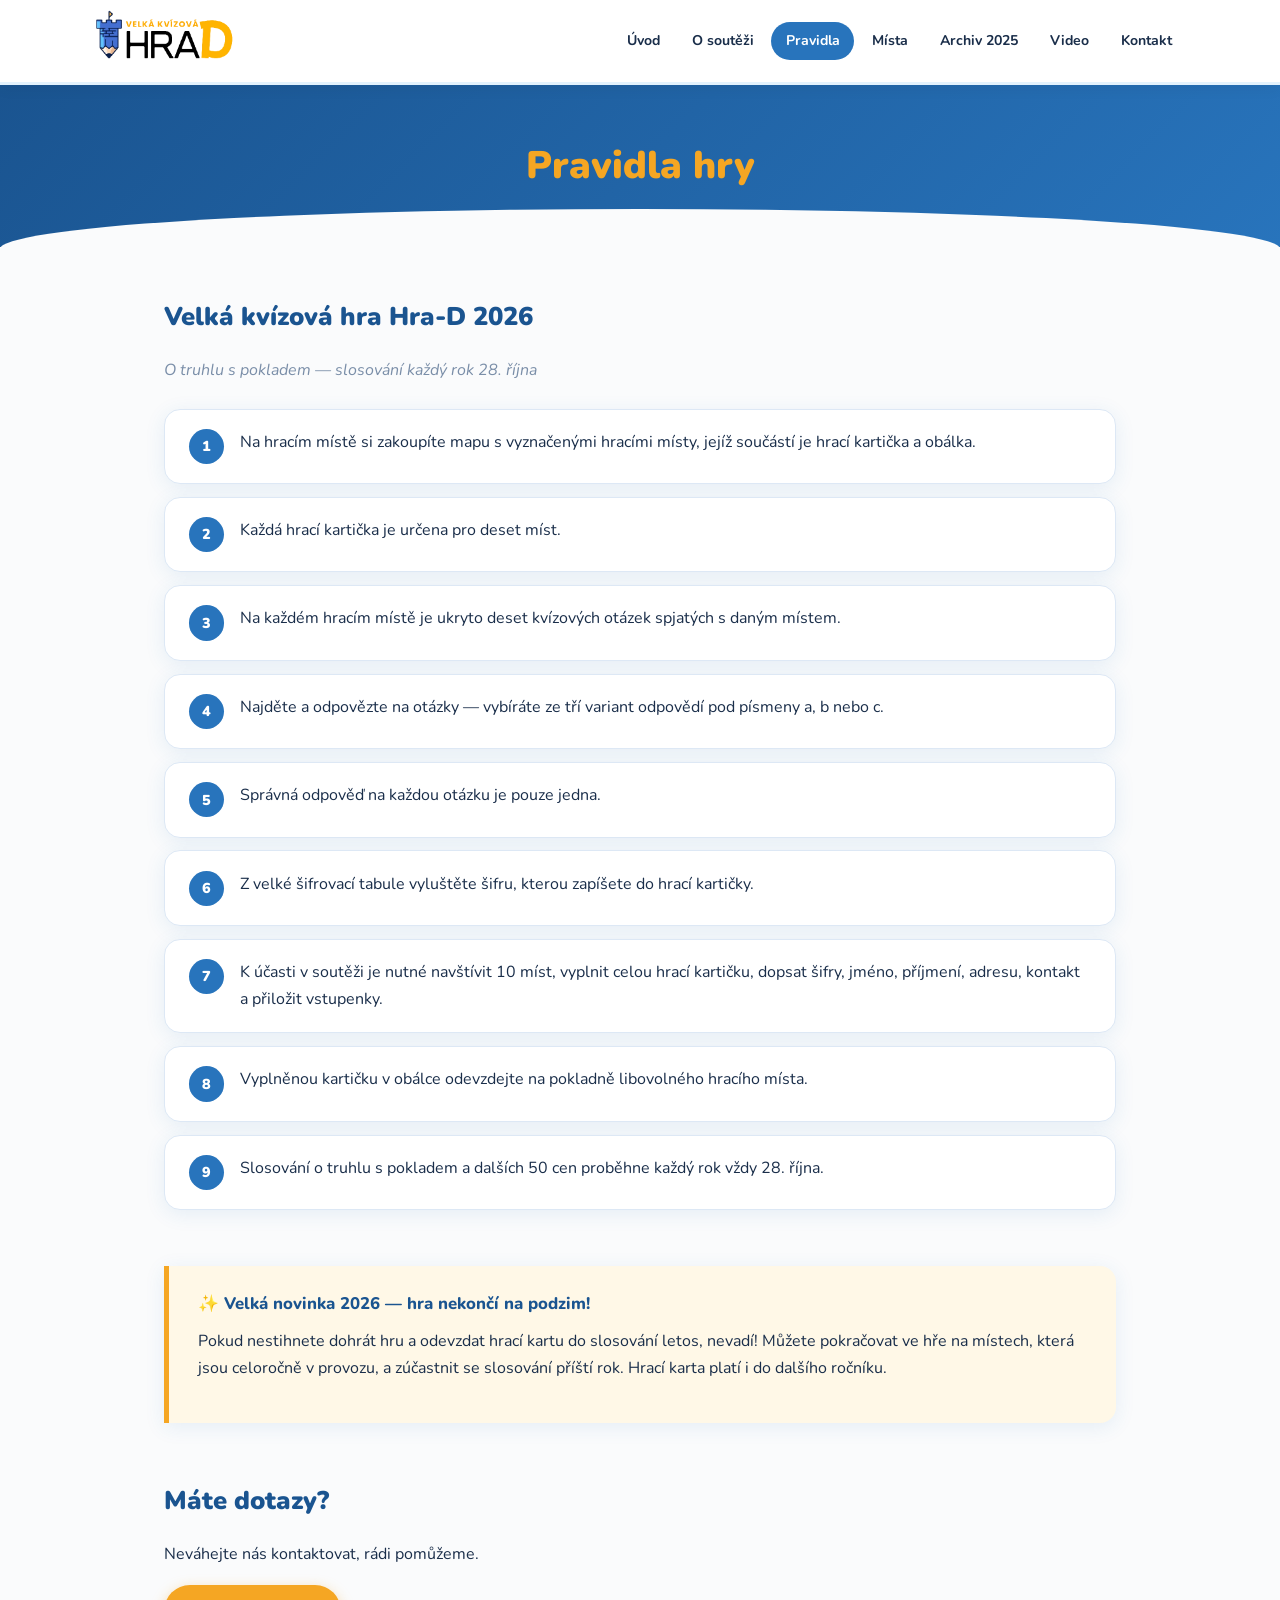
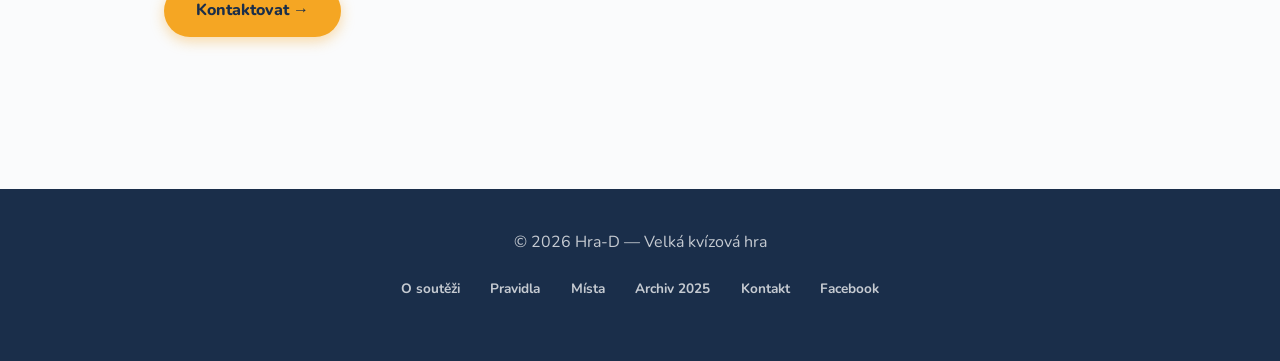
<file: pravidla.html>
<!DOCTYPE html>
<html lang="cs">
<head>
  <meta charset="UTF-8">
  <meta name="viewport" content="width=device-width, initial-scale=1.0">
  <title>Pravidla hry – Hra-D</title>
  <link rel="stylesheet" href="style.css">
</head>
<body>

<header>
  <div class="header-inner">
    <a href="index.html"><img src="logo.webp" alt="Hra-D logo" class="logo-img"></a>
    <nav>
      <a href="index.html">Úvod</a>
      <a href="o-soutezi.html">O soutěži</a>
      <a href="pravidla.html" class="active">Pravidla</a>
      <a href="mista.html">Místa</a>
      <a href="archiv.html">Archiv 2025</a>
      <a href="videa.html">Video</a>
      <a href="kontakt.html">Kontakt</a>
    </nav>
  </div>
</header>

<div class="page-hero">
  <h1>Pravidla hry</h1>
</div>

<main>
  <section>
    <h2>Velká kvízová hra Hra-D 2026</h2>
    <p style="color:var(--grey); font-style:italic; margin-bottom:1.5rem;">O truhlu s pokladem — slosování každý rok 28. října</p>

    <ol class="rules-list">
      <li>Na hracím místě si zakoupíte mapu s vyznačenými hracími místy, jejíž součástí je hrací kartička a obálka.</li>
      <li>Každá hrací kartička je určena pro deset míst.</li>
      <li>Na každém hracím místě je ukryto deset kvízových otázek spjatých s daným místem.</li>
      <li>Najděte a odpovězte na otázky — vybíráte ze tří variant odpovědí pod písmeny a, b nebo c.</li>
      <li>Správná odpověď na každou otázku je pouze jedna.</li>
      <li>Z velké šifrovací tabule vyluštěte šifru, kterou zapíšete do hrací kartičky.</li>
      <li>K účasti v soutěži je nutné navštívit 10 míst, vyplnit celou hrací kartičku, dopsat šifry, jméno, příjmení, adresu, kontakt a přiložit vstupenky.</li>
      <li>Vyplněnou kartičku v obálce odevzdejte na pokladně libovolného hracího místa.</li>
      <li>Slosování o truhlu s pokladem a dalších 50 cen proběhne každý rok vždy 28. října.</li>
    </ol>
  </section>

  <section>
    <div class="info-box" style="border-color: var(--yellow); background: var(--yellow-light);">
      <h3>✨ Velká novinka 2026 — hra nekončí na podzim!</h3>
      <p>Pokud nestihnete dohrát hru a odevzdat hrací kartu do slosování letos, nevadí! Můžete pokračovat ve hře na místech, která jsou celoročně v provozu, a zúčastnit se slosování příští rok. Hrací karta platí i do dalšího ročníku.</p>
    </div>
  </section>

  <section>
    <h2>Máte dotazy?</h2>
    <p>Neváhejte nás kontaktovat, rádi pomůžeme.</p>
    <a href="kontakt.html" class="btn">Kontaktovat →</a>
  </section>
</main>

<footer>
  <div class="footer-inner">
    <p>&copy; 2026 Hra-D — Velká kvízová hra</p>
    <div class="footer-links">
      <a href="o-soutezi.html">O soutěži</a>
      <a href="pravidla.html">Pravidla</a>
      <a href="mista.html">Místa</a>
      <a href="archiv.html">Archiv 2025</a>
      <a href="kontakt.html">Kontakt</a>
      <a href="https://www.facebook.com/profile.php?id=61576056328959" target="_blank">Facebook</a>
    </div>
  </div>
</footer>

</body>
</html>
</file>
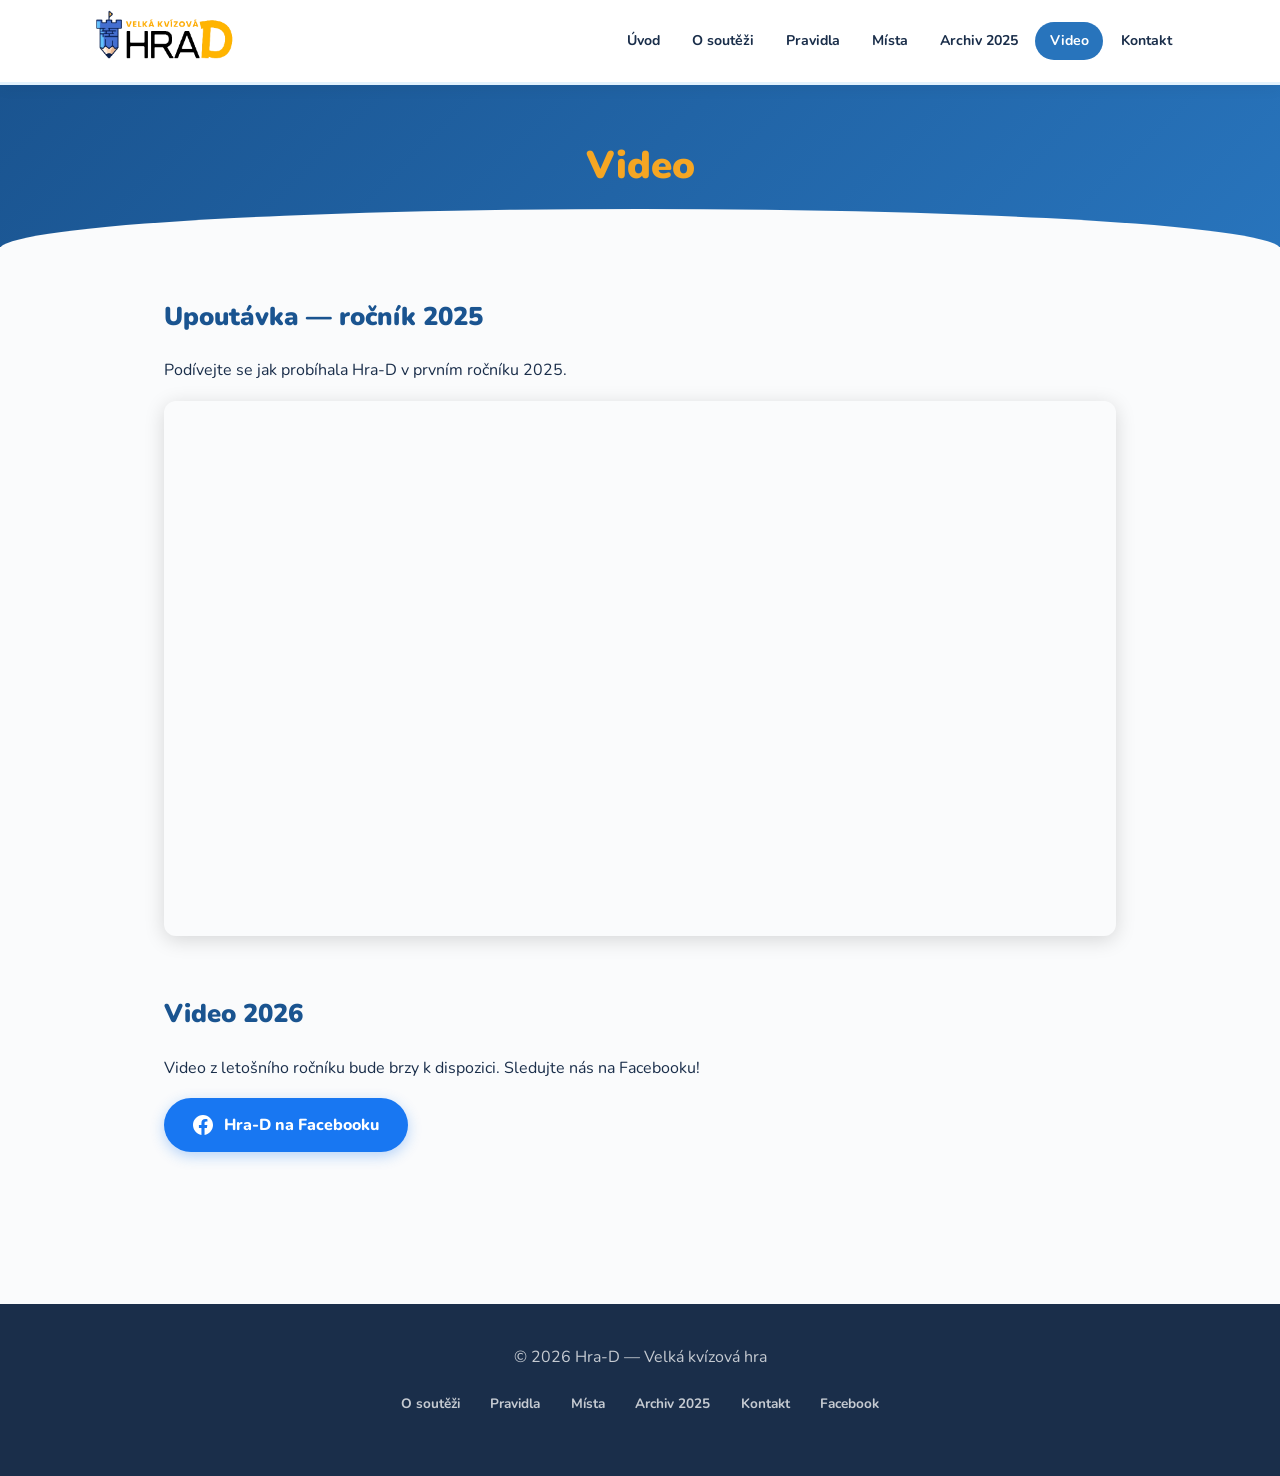
<file: videa.html>
<!DOCTYPE html>
<html lang="cs">
<head>
  <meta charset="UTF-8">
  <meta name="viewport" content="width=device-width, initial-scale=1.0">
  <title>Video – Hra-D</title>
  <link rel="stylesheet" href="style.css">
  <style>
    .video-wrap {
      position: relative;
      padding-bottom: 56.25%;
      height: 0;
      border-radius: 12px;
      overflow: hidden;
      box-shadow: 0 4px 20px rgba(0,0,0,0.15);
    }
    .video-wrap iframe {
      position: absolute;
      top: 0; left: 0;
      width: 100%; height: 100%;
      border: 0;
    }
  </style>
</head>
<body>

<header>
  <div class="header-inner">
    <a href="index.html"><img src="logo.webp" alt="Hra-D logo" class="logo-img"></a>
    <nav>
      <a href="index.html">Úvod</a>
      <a href="o-soutezi.html">O soutěži</a>
      <a href="pravidla.html">Pravidla</a>
      <a href="mista.html">Místa</a>
      <a href="archiv.html">Archiv 2025</a>
      <a href="videa.html" class="active">Video</a>
      <a href="kontakt.html">Kontakt</a>
    </nav>
  </div>
</header>

<div class="page-hero">
  <h1>Video</h1>
</div>

<main>
  <section>
    <h2>Upoutávka — ročník 2025</h2>
    <p>Podívejte se jak probíhala Hra-D v prvním ročníku 2025.</p>

    <div class="video-wrap">
      <iframe src="https://www.youtube.com/embed/TFW5DlVdF1s"
              title="Hra-D 2025 — upoutávka"
              allow="accelerometer; autoplay; clipboard-write; encrypted-media; gyroscope; picture-in-picture"
              allowfullscreen></iframe>
    </div>
  </section>

  <section>
    <h2>Video 2026</h2>
    <p>Video z letošního ročníku bude brzy k dispozici. Sledujte nás na Facebooku!</p>
    <a href="https://www.facebook.com/profile.php?id=61576056328959" target="_blank" class="fb-btn">
      <svg width="20" height="20" fill="white" viewBox="0 0 24 24"><path d="M24 12.073c0-6.627-5.373-12-12-12s-12 5.373-12 12c0 5.99 4.388 10.954 10.125 11.854v-8.385H7.078v-3.47h3.047V9.43c0-3.007 1.792-4.669 4.533-4.669 1.312 0 2.686.235 2.686.235v2.953H15.83c-1.491 0-1.956.925-1.956 1.874v2.25h3.328l-.532 3.47h-2.796v8.385C19.612 23.027 24 18.062 24 12.073z"/></svg>
      Hra-D na Facebooku
    </a>
  </section>
</main>

<footer>
  <div class="footer-inner">
    <p>&copy; 2026 Hra-D — Velká kvízová hra</p>
    <div class="footer-links">
      <a href="o-soutezi.html">O soutěži</a>
      <a href="pravidla.html">Pravidla</a>
      <a href="mista.html">Místa</a>
      <a href="archiv.html">Archiv 2025</a>
      <a href="kontakt.html">Kontakt</a>
      <a href="https://www.facebook.com/profile.php?id=61576056328959" target="_blank">Facebook</a>
    </div>
  </div>
</footer>

</body>
</html>
</file>
<file: style.css>
/* === HRA-D — Hravý design 2026 === */

@import url('https://fonts.googleapis.com/css2?family=Nunito:wght@400;600;700;800;900&display=swap');

*, *::before, *::after { box-sizing: border-box; margin: 0; padding: 0; }

:root {
  --blue:       #2874BC;
  --blue-dark:  #1A5490;
  --blue-light: #E3F2FD;
  --yellow:     #F5A623;
  --yellow-light: #FFF8E7;
  --green:      #4CAF7D;
  --white:      #ffffff;
  --cream:      #FAFBFC;
  --dark:       #1A2E4A;
  --grey:       #7A8EA8;
  --border:     #DDE8F5;
  --shadow:     0 4px 20px rgba(40,116,188,0.10);
  --shadow-lg:  0 8px 40px rgba(40,116,188,0.15);
}

body {
  font-family: 'Nunito', 'Segoe UI', Arial, sans-serif;
  background: var(--cream);
  color: var(--dark);
  line-height: 1.7;
}

/* === HEADER === */
header {
  background: var(--white);
  border-bottom: 3px solid var(--blue-light);
  position: sticky;
  top: 0;
  z-index: 100;
  box-shadow: 0 2px 16px rgba(0,0,0,0.06);
}

.header-inner {
  max-width: 1140px;
  margin: 0 auto;
  padding: 0.6rem 1.5rem;
  display: flex;
  align-items: center;
  justify-content: space-between;
  gap: 1rem;
  flex-wrap: wrap;
}

.logo-img { height: 54px; width: auto; }

nav { display: flex; flex-wrap: wrap; gap: 0.2rem; }

nav a {
  color: var(--dark);
  text-decoration: none;
  padding: 0.45rem 0.9rem;
  font-size: 0.88rem;
  border-radius: 50px;
  font-weight: 700;
  transition: all 0.2s;
  white-space: nowrap;
}

nav a:hover, nav a.active {
  background: var(--blue);
  color: var(--white);
}

/* === HERO === */
.hero {
  position: relative;
  overflow: hidden;
}

.hero-img {
  width: 100%;
  height: auto;
  display: block;
}

.hero-overlay {
  position: absolute;
  inset: 0;
  background: linear-gradient(to top, rgba(26,46,74,0.88) 0%, rgba(26,46,74,0.35) 55%, transparent 100%);
}

.hero-content {
  position: absolute;
  bottom: 0;
  left: 0; right: 0;
  z-index: 1;
  max-width: 1140px;
  margin: 0 auto;
  padding: 2rem 1.5rem 3rem;
  color: var(--white);
}

.hero-content h1 {
  font-size: clamp(2rem, 4.5vw, 3.2rem);
  font-weight: 900;
  color: var(--yellow);
  margin-bottom: 0.8rem;
  line-height: 1.15;
  text-shadow: 0 2px 8px rgba(0,0,0,0.3);
}

.hero-content p {
  font-size: 1.15rem;
  max-width: 480px;
  margin-bottom: 1.8rem;
  opacity: 0.95;
  font-weight: 600;
}

.hero-badge {
  display: inline-block;
  background: var(--yellow);
  color: var(--dark);
  font-size: 0.8rem;
  font-weight: 800;
  padding: 0.3rem 1rem;
  border-radius: 50px;
  margin-bottom: 1rem;
  text-transform: uppercase;
  letter-spacing: 1px;
}

/* === PAGE HERO === */
.page-hero {
  background: linear-gradient(135deg, var(--blue-dark) 0%, var(--blue) 100%);
  color: var(--white);
  text-align: center;
  padding: 3rem 1.5rem;
  position: relative;
  overflow: hidden;
}
.page-hero::after {
  content: '';
  position: absolute;
  bottom: -2px;
  left: 0; right: 0;
  height: 40px;
  background: var(--cream);
  border-radius: 50% 50% 0 0 / 100% 100% 0 0;
}
.page-hero h1 {
  font-size: clamp(1.6rem, 3.5vw, 2.4rem);
  font-weight: 900;
  color: var(--yellow);
  position: relative;
}

/* === BUTTONS === */
.btn {
  display: inline-block;
  background: var(--yellow);
  color: var(--dark);
  padding: 0.8rem 2rem;
  border-radius: 50px;
  font-weight: 800;
  text-decoration: none;
  font-size: 1rem;
  font-family: 'Nunito', sans-serif;
  transition: transform 0.2s, box-shadow 0.2s;
  box-shadow: 0 4px 14px rgba(245,166,35,0.4);
}
.btn:hover { transform: translateY(-3px); box-shadow: 0 8px 20px rgba(245,166,35,0.4); }

.btn-blue {
  display: inline-block;
  background: var(--blue);
  color: var(--white);
  padding: 0.8rem 2rem;
  border-radius: 50px;
  font-weight: 800;
  text-decoration: none;
  font-size: 1rem;
  transition: transform 0.2s, box-shadow 0.2s;
  box-shadow: 0 4px 14px rgba(40,116,188,0.3);
}
.btn-blue:hover { transform: translateY(-3px); box-shadow: 0 8px 20px rgba(40,116,188,0.35); }

.btn-outline {
  display: inline-block;
  border: 2.5px solid var(--blue);
  color: var(--blue);
  padding: 0.7rem 1.8rem;
  border-radius: 50px;
  font-weight: 800;
  text-decoration: none;
  font-size: 0.95rem;
  transition: all 0.2s;
}
.btn-outline:hover { background: var(--blue); color: var(--white); }

/* === MAIN === */
main { max-width: 1000px; margin: 0 auto; padding: 3rem 1.5rem; }

section { margin-bottom: 3.5rem; }

.section-title {
  font-size: 1.7rem;
  font-weight: 900;
  color: var(--blue-dark);
  margin-bottom: 1.5rem;
  display: flex;
  align-items: center;
  gap: 0.6rem;
}
.section-title::after {
  content: '';
  flex: 1;
  height: 3px;
  background: linear-gradient(to right, var(--yellow), transparent);
  border-radius: 2px;
  margin-left: 0.5rem;
}

h2 {
  font-size: 1.6rem;
  font-weight: 900;
  color: var(--blue-dark);
  margin-bottom: 1.2rem;
}
h3 { font-size: 1.05rem; font-weight: 800; color: var(--dark); margin-bottom: 0.5rem; }
p { margin-bottom: 1rem; }

/* === CARDS === */
.card {
  background: var(--white);
  border-radius: 20px;
  padding: 1.8rem;
  box-shadow: var(--shadow);
  border: 1px solid var(--border);
  transition: transform 0.2s, box-shadow 0.2s;
}
.card:hover { transform: translateY(-4px); box-shadow: var(--shadow-lg); }

.card-grid {
  display: grid;
  grid-template-columns: repeat(auto-fill, minmax(220px, 1fr));
  gap: 1.2rem;
  margin-top: 1rem;
}

.card-icon {
  font-size: 2.5rem;
  margin-bottom: 0.8rem;
  display: block;
}

/* === AKTUALITY === */
.aktuality-list { display: flex; flex-direction: column; gap: 1rem; }

.aktualita {
  background: var(--white);
  border-radius: 18px;
  padding: 1.5rem 1.8rem;
  box-shadow: var(--shadow);
  border: 1px solid var(--border);
  display: flex;
  gap: 1.2rem;
  align-items: flex-start;
  transition: transform 0.2s;
}
.aktualita:hover { transform: translateX(4px); }

.aktualita-icon {
  min-width: 48px;
  height: 48px;
  background: var(--blue-light);
  border-radius: 14px;
  display: flex;
  align-items: center;
  justify-content: center;
  font-size: 1.4rem;
  flex-shrink: 0;
}

.aktualita-body .datum {
  font-size: 0.78rem;
  color: var(--grey);
  font-weight: 700;
  text-transform: uppercase;
  letter-spacing: 0.5px;
  margin-bottom: 0.2rem;
}
.aktualita-body h3 { margin-bottom: 0.3rem; color: var(--blue-dark); }
.aktualita-body a { color: var(--blue); font-weight: 700; }

/* === RULES === */
.rules-list { list-style: none; counter-reset: rule-counter; }
.rules-list li {
  counter-increment: rule-counter;
  display: flex;
  gap: 1rem;
  align-items: flex-start;
  padding: 1.2rem 1.5rem;
  margin-bottom: 0.8rem;
  background: var(--white);
  border-radius: 16px;
  box-shadow: var(--shadow);
  border: 1px solid var(--border);
}
.rules-list li::before {
  content: counter(rule-counter);
  min-width: 2.2rem;
  height: 2.2rem;
  background: var(--blue);
  color: var(--white);
  border-radius: 50%;
  display: flex;
  align-items: center;
  justify-content: center;
  font-weight: 900;
  font-size: 0.9rem;
  flex-shrink: 0;
}

/* === LOCATIONS === */
.locations-grid {
  display: grid;
  grid-template-columns: repeat(auto-fill, minmax(280px, 1fr));
  gap: 0.7rem;
}
.location-item {
  background: var(--white);
  border-radius: 12px;
  padding: 0.8rem 1.1rem;
  display: flex;
  align-items: center;
  gap: 0.6rem;
  border: 1px solid var(--border);
  transition: border-color 0.2s;
}
.location-item:hover { border-color: var(--blue); }
.location-num { font-weight: 900; color: var(--yellow); min-width: 2rem; font-size: 0.85rem; }
.location-name { font-size: 0.9rem; font-weight: 600; flex: 1; }
.location-item a { color: var(--blue); font-size: 0.8rem; font-weight: 700; text-decoration: none; white-space: nowrap; }
.location-item a:hover { text-decoration: underline; }

/* === WINNERS === */
.winners-grid {
  display: grid;
  grid-template-columns: repeat(auto-fill, minmax(160px, 1fr));
  gap: 0.6rem;
  margin-top: 1rem;
}
.winner-item {
  background: var(--yellow-light);
  border: 2px solid #FDDEA0;
  border-radius: 12px;
  padding: 0.7rem 0.9rem;
  font-size: 0.88rem;
  font-weight: 700;
  text-align: center;
}

.winner-main {
  background: linear-gradient(135deg, var(--yellow), #F5C842);
  border-radius: 20px;
  padding: 2rem;
  text-align: center;
  margin-bottom: 2rem;
  box-shadow: 0 6px 20px rgba(245,166,35,0.3);
}
.winner-main h3 { font-size: 1.3rem; color: var(--dark); }

/* === CONTACT === */
.contact-card {
  background: var(--white);
  border-radius: 24px;
  padding: 2.5rem;
  box-shadow: var(--shadow-lg);
  border: 1px solid var(--border);
  max-width: 500px;
}
.contact-row { display: flex; gap: 1rem; margin-bottom: 1.2rem; align-items: center; }
.contact-icon {
  min-width: 44px; height: 44px;
  background: var(--blue-light);
  border-radius: 12px;
  display: flex; align-items: center; justify-content: center;
  font-size: 1.2rem;
}
.contact-label { font-size: 0.78rem; color: var(--grey); font-weight: 700; text-transform: uppercase; letter-spacing: 0.5px; }
.contact-value { font-weight: 800; }
.contact-value a { color: var(--blue); text-decoration: none; }
.contact-value a:hover { text-decoration: underline; }

/* === FB BUTTON === */
.fb-btn {
  display: inline-flex;
  align-items: center;
  gap: 0.7rem;
  background: #1877F2;
  color: white;
  padding: 0.85rem 1.8rem;
  border-radius: 50px;
  text-decoration: none;
  font-weight: 800;
  font-family: 'Nunito', sans-serif;
  font-size: 1rem;
  transition: all 0.2s;
  box-shadow: 0 4px 14px rgba(24,119,242,0.3);
}
.fb-btn:hover { background: #1558b0; transform: translateY(-2px); }

/* === INFO BOXES === */
.info-box {
  background: var(--white);
  border-left: 5px solid var(--blue);
  border-radius: 0 16px 16px 0;
  padding: 1.5rem 1.8rem;
  margin-bottom: 1.2rem;
  box-shadow: var(--shadow);
}
.info-box h3 { color: var(--blue-dark); margin-bottom: 0.6rem; }

/* === HIGHLIGHT STRIP === */
.highlight-strip {
  background: linear-gradient(135deg, var(--blue) 0%, var(--blue-dark) 100%);
  border-radius: 24px;
  padding: 2.5rem;
  color: var(--white);
  text-align: center;
  margin: 2rem 0;
}
.highlight-strip h2 { color: var(--yellow); margin-bottom: 0.8rem; }
.highlight-strip p { opacity: 0.9; max-width: 500px; margin: 0 auto 1.5rem; }

/* === FOOTER === */
footer {
  background: var(--dark);
  color: rgba(255,255,255,0.75);
  padding: 2.5rem 1.5rem;
  margin-top: 3rem;
}
.footer-inner { max-width: 800px; margin: 0 auto; text-align: center; }
.footer-logo { font-size: 1.5rem; font-weight: 900; color: var(--yellow); margin-bottom: 0.8rem; }
.footer-links {
  display: flex; justify-content: center; flex-wrap: wrap;
  gap: 0.3rem; margin: 1rem 0;
}
.footer-links a {
  color: rgba(255,255,255,0.75);
  text-decoration: none;
  padding: 0.3rem 0.8rem;
  border-radius: 50px;
  font-size: 0.85rem;
  font-weight: 700;
  transition: color 0.2s;
}
.footer-links a:hover { color: var(--yellow); }
.footer-copy { font-size: 0.82rem; opacity: 0.5; margin-top: 1rem; }

/* === RESPONSIVE === */
@media (max-width: 680px) {
  nav a { padding: 0.4rem 0.6rem; font-size: 0.78rem; }
  .hero { min-height: 340px; }
  .card-grid { grid-template-columns: 1fr; }
  .locations-grid { grid-template-columns: 1fr; }
  .winners-grid { grid-template-columns: repeat(2, 1fr); }
  .aktualita { flex-direction: column; gap: 0.8rem; }
}
</file>
